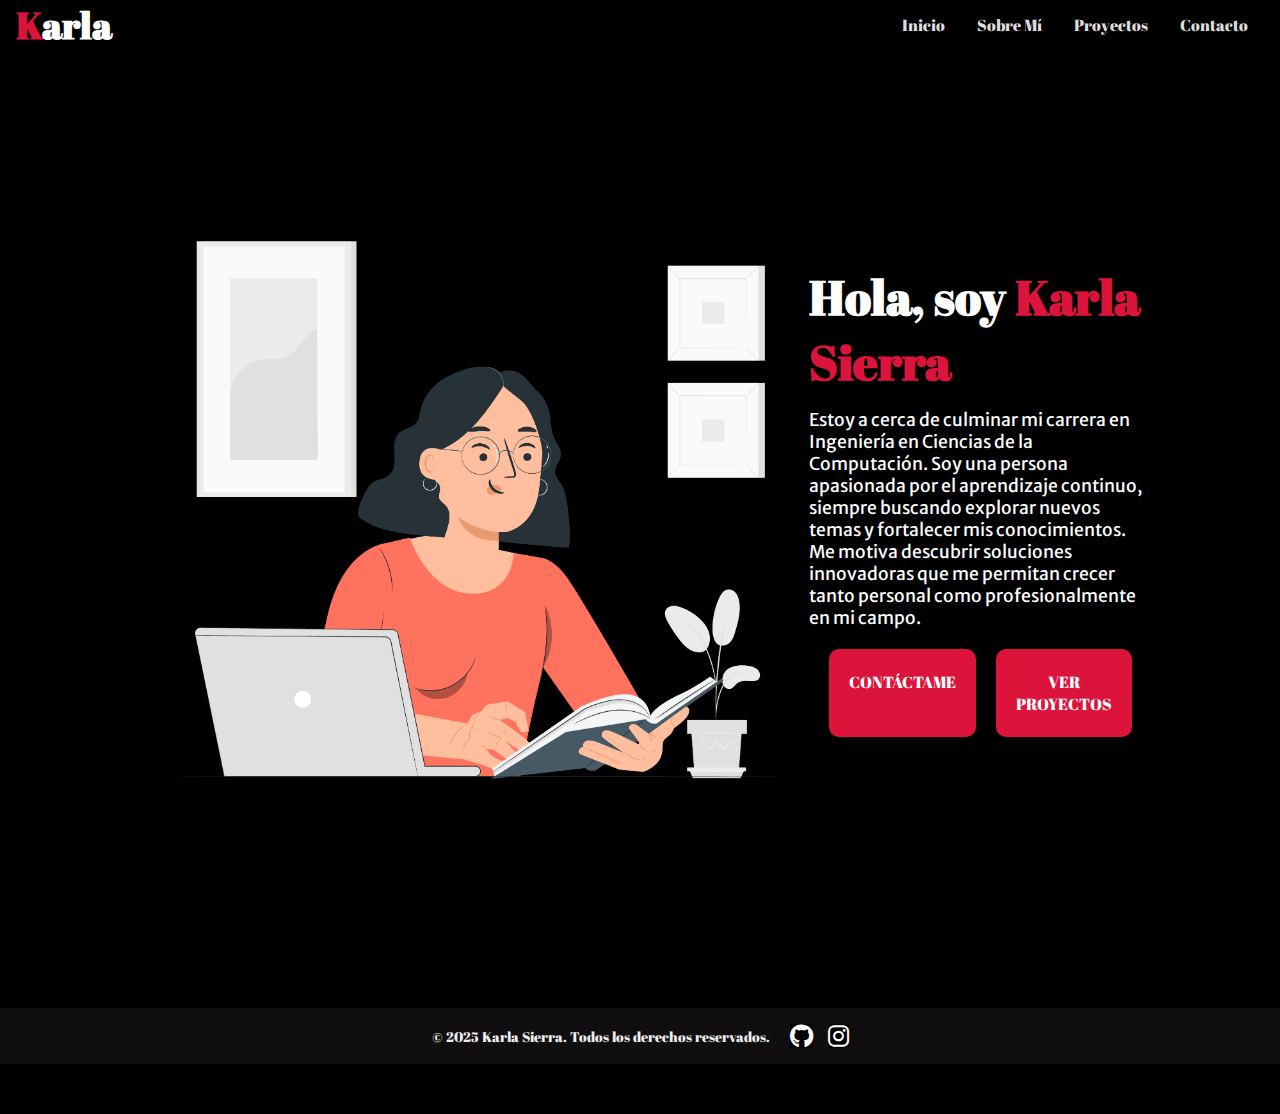
<file: index.html>
<!DOCTYPE html>
<html>
<head>
    <meta charset="UTF-8">
    <meta name="viewport" content="width=device-width, initial-scale=1.0">
    <title>Portafolio de Proyectos</title>
    <link rel="stylesheet" href="css/style.css">
    <link rel="stylesheet" href="css/index.css">
    <link href="https://cdnjs.cloudflare.com/ajax/libs/font-awesome/6.5.0/css/all.min.css" rel="stylesheet">
</head>
<body>
    <header>
        <h1 class="logo"><span>K</span>arla</h1>
        <nav>
            <ul>
                <li><a href="index.html">Inicio</a></li>
                <li><a href="pages/about.html">Sobre Mí</a></li>
                <li><a href="pages/proyectos.html">Proyectos</a></li>
                <li><a href="pages/contacto.html">Contacto</a></li>
            </ul>
        </nav>
    </header>

    <main>
       <section class="inicio">
            <img src="images/NPC.png" alt="Chica con Laptop">
            <div class="contenido">
                <h2>Hola, soy <span>Karla Sierra</span></h2>
                <p>Estoy a cerca de culminar mi carrera en Ingeniería en Ciencias de la Computación. Soy una persona apasionada por el aprendizaje continuo, siempre buscando explorar nuevos temas y fortalecer mis conocimientos. 
                Me motiva descubrir soluciones innovadoras que me permitan crecer tanto personal como profesionalmente en mi campo.</p>

                <div class="botones">
                    <a href="pages/contacto.html">Contáctame</a>
                    <a href="pages/proyectos.html">Ver Proyectos</a>
                </div>
            </div>
       </section>
    </main>

    <footer class="footer">
        <div class="container">
            <div class="copyright">
                <p>© 2025 Karla Sierra. Todos los derechos reservados.</p>
            </div>
            <div class="redes-sociales">
                <a href="https://github.com/Karla1119/Karla1119.git" target="_blank">
                    <i class="fa-brands fa-github"></i>
                </a>
                <a href="https://www.instagram.com/luciiia_sm19?igsh=MWZ2ZjB6YmE5aXEyYw==" target="_blank">
                    <i class="fa-brands fa-instagram"></i>
                </a>
            </div>
        </div>
    </footer>
    
    
</body>
</html>
</file>
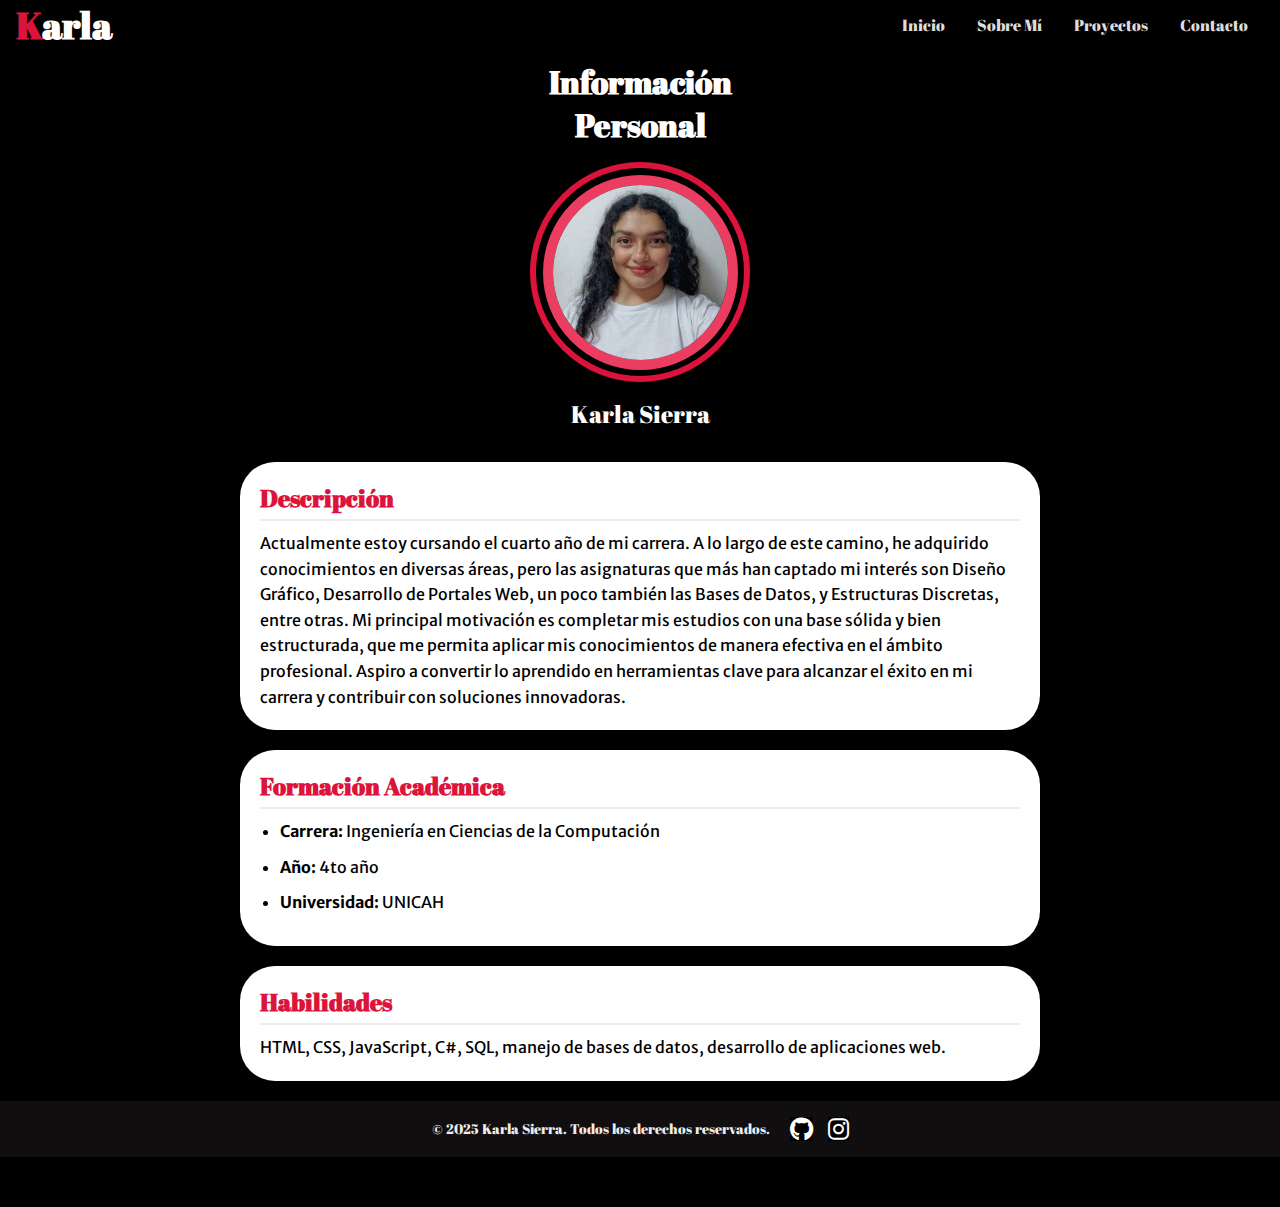
<file: pages/about.html>
<!DOCTYPE html>
<html>
<head>
    <meta charset="UTF-8">
    <meta name="viewport" content="width=device-width, initial-scale=1.0">
    <title>Sobre Mí</title>
    <link rel="stylesheet" href="../css/style.css">
    <link rel="stylesheet" href="../css/about.css">
    <link href="https://cdnjs.cloudflare.com/ajax/libs/font-awesome/6.5.0/css/all.min.css" rel="stylesheet">
</head>
<body>
    <header>
        <h1 class="logo"><span>K</span>arla</h1>
        <nav>
            <ul>
                <li><a href="../index.html">Inicio</a></li>
                <li><a href="about.html">Sobre Mí</a></li>
                <li><a href="proyectos.html">Proyectos</a></li>
                <li><a href="contacto.html">Contacto</a></li>
            </ul>
        </nav>
    </header>

    <main>
       <section class="info_about">
            <h1>Información </br> Personal</h1>
                <div class="foto-perfil">
                    <img src="../images/Selfie_Original.jpg" alt="Foto de Perfil">
                </div>
            <h3>Karla Sierra</h3>
       </section>

       <section class="card">
        <h2>Descripción</h2>
        <p>
            Actualmente estoy cursando el cuarto año de mi carrera. A lo largo de este camino, he adquirido conocimientos en diversas áreas, pero las asignaturas que más han captado mi interés son Diseño Gráfico, Desarrollo de Portales Web, un poco también las Bases de Datos, y Estructuras Discretas, entre otras.
            Mi principal motivación es completar mis estudios con una base sólida y bien estructurada, que me permita aplicar mis conocimientos de manera efectiva en el ámbito profesional. Aspiro a convertir lo aprendido en herramientas clave para alcanzar el éxito en mi carrera y contribuir con soluciones innovadoras.
        </p>
    </section>

    <section class="card">
        <h2>Formación Académica</h2>
        <p>
            <ul>
                <li><span>Carrera: </span>Ingeniería en Ciencias de la Computación</li>
                <li><span>Año: </span>4to año</li>
                <li><span>Universidad: </span>UNICAH</li>
            </ul>
        </p>
    </section>

    <section class="card">
        <h2>Habilidades</h2>
        <p>
            HTML, CSS, JavaScript, C#, SQL, manejo de bases de datos, desarrollo de aplicaciones web.
        </p>
    </section>
    </main>

    <footer class="footer">
        <div class="container">
            <div class="copyright">
                <p>© 2025 Karla Sierra. Todos los derechos reservados.</p>
            </div>
            <div class="redes-sociales">
                <a href="https://github.com/Karla1119/Karla1119.git" target="_blank">
                    <i class="fa-brands fa-github"></i>
                </a>
                <a href="https://www.instagram.com/luciiia_sm19?igsh=MWZ2ZjB6YmE5aXEyYw==" target="_blank">
                    <i class="fa-brands fa-instagram"></i>
                </a>
            </div>
        </div>
    </footer>
    
    
</body>
</html>
</file>
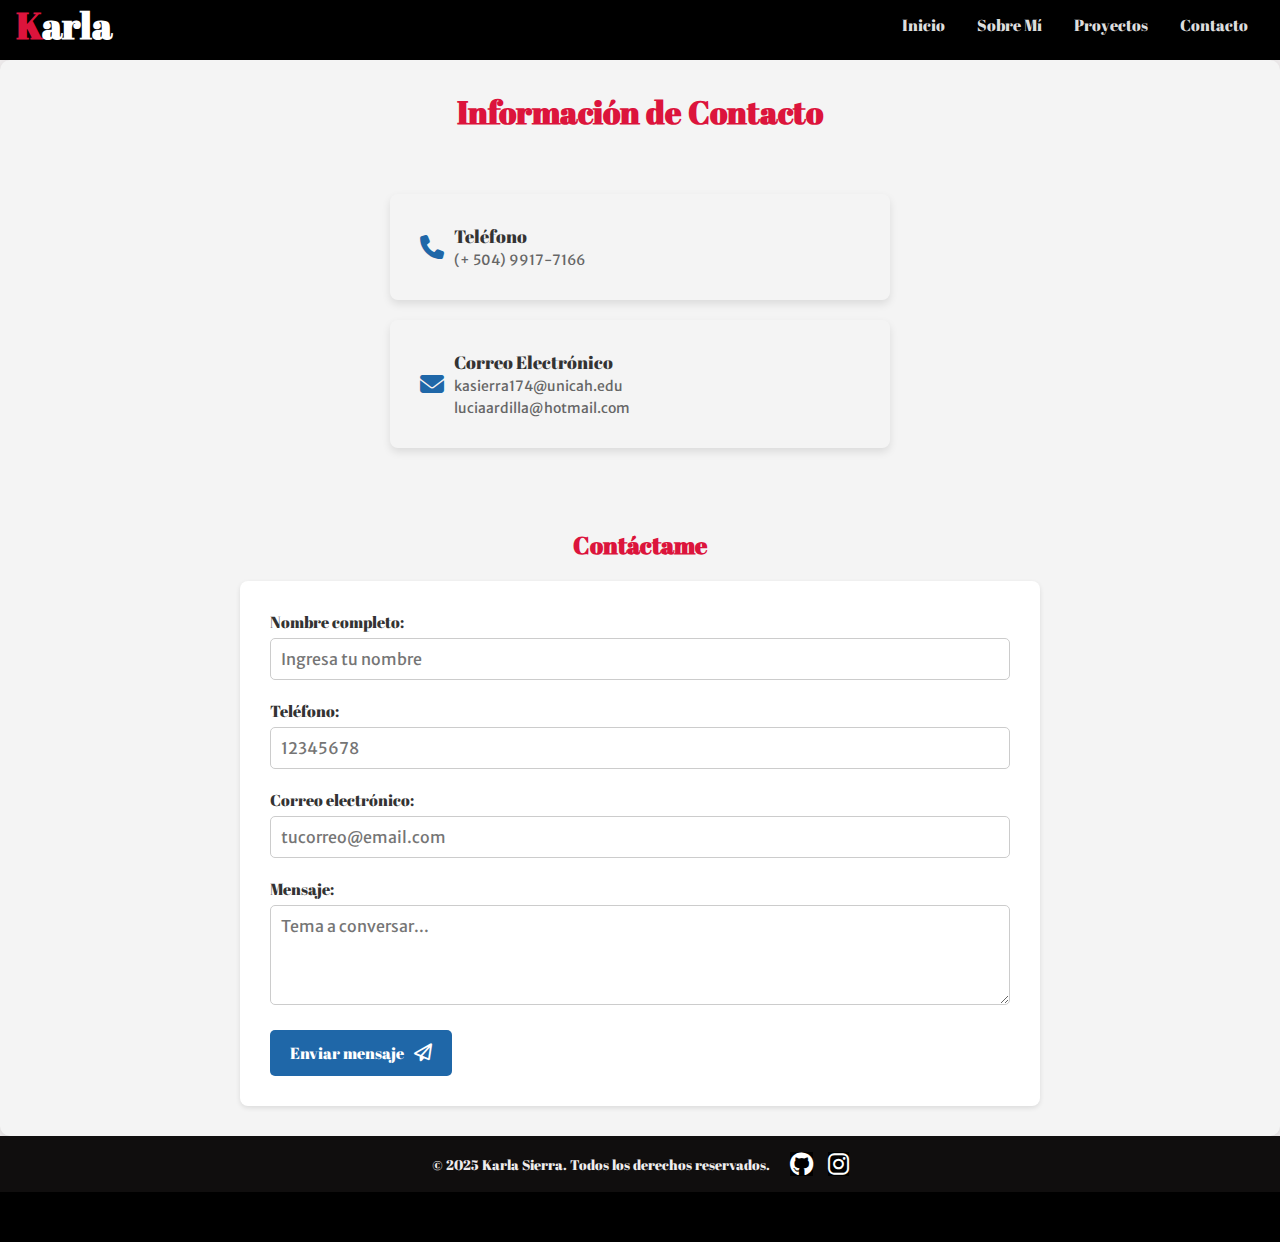
<file: pages/contacto.html>
<!DOCTYPE html>
<html>
<head>
    <meta charset="UTF-8">
    <meta name="viewport" content="width=device-width, initial-scale=1.0">
    <title>Contacto</title>
    <link rel="stylesheet" href="../css/style.css">
    <link rel="stylesheet" href="../css/contacto.css">
    <link href="https://cdnjs.cloudflare.com/ajax/libs/font-awesome/6.5.0/css/all.min.css" rel="stylesheet">
</head>
<body>
    <header>
        <h1 class="logo"><span>K</span>arla</h1>
        <nav>
            <ul>
                <li><a href="../index.html">Inicio</a></li>
                <li><a href="about.html">Sobre Mí</a></li>
                <li><a href="proyectos.html">Proyectos</a></li>
                <li><a href="contacto.html">Contacto</a></li>
            </ul>
        </nav>
    </header>

    <main>
       <section class="contacto">
            <h1>Información de Contacto</h1>
            <div class="container_contacto">
                <div class="info_contacto">
                    <i class="fa-solid fa-phone"></i>
                    <div class="datos_contacto">
                        <h3>Teléfono</h3>
                        <span>(+ 504) 9917-7166</span>
                    </div>
                </div>

                <div class="info_contacto">
                    <i class="fa-solid fa-envelope"></i>
                    <div class="datos_contacto">
                        <h3>Correo Electrónico</h3>
                        <span>kasierra174@unicah.edu</span></br>
                        <span>luciaardilla@hotmail.com</span>
                    </div>
                </div>

                <h2>Contáctame</h2>
                <form class="formularioCont" method="get">
                    <div class="form-group">
                        <div class="input-control">
                            <label for="name">Nombre completo:</label>
                            <input id="name" name="username" type="text" placeholder="Ingresa tu nombre">
                            <span class="error"></span>
                        </div>

                        <div class="input-control">
                            <label for="telefono">Teléfono:</label>
                            <input id="telefono" name="telefono" type="text" placeholder="12345678" >
                            <span class="error"></span>
                        </div>

                        <div class="input-control">
                            <label for="email">Correo electrónico:</label>
                            <input id="email" name="email" type="email" placeholder="tucorreo@email.com" >
                            <span class="error"></span>
                        </div>

                        <div class="input-control">
                            <label for="message">Mensaje:</label>
                            <textarea id="message" name="message"
                                placeholder="Tema a conversar..."></textarea>
                            <span class="error"></span>
                        </div>
                    </div>

                    <button type="submit" class="submit-button">
                        <span>Enviar mensaje</span>
                        <i class="fa-regular fa-paper-plane"></i>
                    </button>
                </form>
            </div>
       </section>
    </main>

    <footer class="footer">
        <div class="container">
            <div class="copyright">
                <p>© 2025 Karla Sierra. Todos los derechos reservados.</p>
            </div>
            <div class="redes-sociales">
                <a href="https://github.com/Karla1119/Karla1119.git" target="_blank">
                    <i class="fa-brands fa-github"></i>
                </a>
                <a href="https://www.instagram.com/luciiia_sm19?igsh=MWZ2ZjB6YmE5aXEyYw==" target="_blank">
                    <i class="fa-brands fa-instagram"></i>
                </a>
            </div>
        </div>
    </footer>
    
    
</body>
</html>
</file>
<file: css/style.css>
@import url('https://fonts.googleapis.com/css2?family=Abril+Fatface&family=Merriweather+Sans:ital,wght@0,300..800;1,300..800&display=swap');

*{
    font-family: 'Abril Fatface', 'Merriweather Sans',sans-serif;
    margin: 0;
    padding: 0;
    box-sizing: border-box;
    background-color: black;
}

body{
    position: relative;
    padding-bottom: 50px;
}

/*PARA MÓVIL*/
header {
    position: sticky;
    top: 0px;
    left: 0px;
    display: flex;
    flex-direction: column;
    justify-content: center;
    z-index: 900;
    margin-bottom: 10px;
    background-color: black;
}

header h1 {
    margin: 0px;
    margin-left:1rem;
    padding:0.5rem 1rem;
    text-align: center;
    font-size: 1.5rem;
}

header nav ul {
    display:flex;
    flex-direction: column;
    list-style: none;
    margin:0px;
    padding:0px;
}

header nav ul li a{
    display: block;
    padding: 0.75rem 1rem;
    text-decoration: none;
    color: #ddd;
    transition: background-color 1s ease;
    border-bottom: 1px solid #bbb;
}

header nav ul li a:hover{
    background-color: #eee;
    color:#333
}

.logo{
    font-size: 2.3rem;
    color: white;
    cursor: pointer;
}

.logo span{
    color: crimson;
}

.footer {
    width: 100%;
    text-align: center;
    font-size: 0.875rem;
    display: flex;
    flex-direction: column;
    justify-content: center;
    align-items: center;
    background-color: #100e0e;
    color: white;
    padding: 1rem;
    margin-top: auto; 
}

.footer .container {
    margin: 0 auto;
    display: flex;
    flex-direction: column;
    align-items: center;
    gap: 20px;
    background-color: #100e0e;
}

.redes-sociales i{
    display: flex; 
    gap: 15px; 
    background-color: transparent;
}

.redes-sociales a {
    color: white;
    font-size: 1.5rem;
    transition: transform 0.3s, color 0.3s;
    text-decoration: none; 
}

.redes-sociales a:hover {
    color: crimson;
    transform: scale(1.2); /* Efecto de zoom */
}

.copyright p{
    font-size: 0.9rem;
    color: #efeced;
    background-color: #100e0e;
}


/*PARA TABLET*/
@media (min-width:720px){
    header {
        flex-direction: row;
        justify-content: space-between;
        align-items: center;
    }

    header h1 {
        padding:0px;
        text-align: left;
    }

    header nav ul {
        flex-direction: row;
        margin-right: 1rem;
    }

    header nav ul li a{
        border:none;
    }

    .footer {
        font-size: 1rem;
        padding: 1rem 2rem;
        background-color: #100e0e;
        color: #efeced;
        
    }
    
    .footer .container {
        display: flex; 
        justify-content: space-between; 
        align-items: center;
        background-color: #100e0e; 
        flex-direction: row;
    }
    
    .redes-sociales {
        display: flex; 
        gap: 15px; 
        background-color: #100e0e;
    }
    
    .redes-sociales a {
        color: white;
        font-size: 1.5rem;
        transition: transform 0.3s, color 0.3s;
        text-decoration: none; 
    }
    
    .redes-sociales a:hover {
        color: crimson;
        transform: scale(1.2); /* Efecto de zoom */
    }
    
    .copyright {
        font-size: 0.9rem;
        color: #efeced;
        text-align: left;
    }
    
}
</file>
<file: css/index.css>
/*PARA MÓVIL*/
main {
    margin: 0;
    padding: 0;
    display: flex;
    flex-direction: column;
    justify-content: center;
    align-items: center;
    margin-bottom: 3rem;
}

.inicio {
    width: 100%;
    height: auto;
    display: flex;
    flex-direction: column;
    justify-content: center;
    align-items: center;
    padding: 10px;
}

.inicio img {
    width: 100%;  
    height: auto;
    object-fit: cover;  
}

.contenido {
    text-align: center;
    color: white;
    padding: 20px;
    
}

.contenido h2{
    font-size: 2rem;
}

.contenido h2 span{
    color: crimson;
}

.contenido p{
    font-family: 'Merriweather Sans', sans-serif;
    margin-top: 15px;
}

.botones {
    display: flex;
    gap: 20px; 
    padding: 20px;
}

.botones a {
    color: #fff;
    text-decoration: none; 
    padding: 10px 14px;
    background: crimson;
    border-radius: 10px;
    border: 2px solid crimson;
    font-weight: 150;
    text-transform: uppercase;
    transition: background-color 0.3s ease;
}

.botones a:hover {
    background-color: transparent;
    color: crimson;
}

/*PARA TABLET*/
@media (min-width: 720px) {
    .inicio {
        width: 100%;
        height: 100vh;
        display: flex;
        flex-direction: row;
        align-items: center;
        justify-content: space-between;
        padding: 30px 50px;
    }

    .inicio img {
        width: 50%; 
        height: auto;
        object-fit: cover;
    }

    .contenido {
        max-width: 500px;
        text-align: left;
        color: white;
    }

    .contenido h2 {
        font-size: 2.5rem;
    }

    .contenido p {
        font-size: 1.1rem;
    }

    .botones {
        display: flex;
        gap: 20px;
    }

    .botones a {
        color: #fff;
        text-decoration: none;
        padding: 15px 18px;
        background: crimson;
        border-radius: 10px;
        font-weight: 150;
        text-transform: uppercase;
        transition: background-color 0.3s ease;
    }

    .botones a:hover {
        background-color: transparent;
        color: crimson;
    }
}

/*PARA ESCRITORIOS (DESKTOP)*/
@media (min-width: 1024px) {
    .inicio {
        width: 80%;
        display: flex;
        flex-direction: row;
        justify-content: space-between;
    }

    .inicio img {
        width: 65%;
        height: auto;
        object-fit: cover;
    }

    .contenido {
        width: 50%;
        padding: 0 30px;
    }

    .contenido h2{
        font-size: 3rem;
    }

    .botones a {
        padding: 20px 18px;
        text-align: center;
    }
}
</file>
<file: css/about.css>
/*PARA MÓVIL*/

.info_about {
    display: flex;
    flex-direction: column;
    align-items: center; 
    justify-content: center; 
    gap: 1rem; 
    text-align: center;
    margin-bottom: 2rem;
    color: white;
}

.info_about h1 {
    font-size: 2rem;
    font-weight: bold;
    margin: 0;
}

.foto-perfil {
    width: 220px;
    height: 220px; 
    border: 6px solid crimson;
    border-radius: 50%;
    display: grid;
    place-items: center;
    transition: background-color 0.4s;
}

.foto-perfil img {
    width: 195px;
    height: 195px; 
    border: 10px solid rgb(235, 61, 96);
    border-radius: 50%;
    object-fit: cover; 
}

.info_about h3 {
    font-size: 1.5rem;
    font-weight: 500;
    margin: 0;
}

.card {
    background-color: #fff; 
    color: black;
    border-radius: 35px;
    margin: 20px auto;
    padding: 20px;
    max-width: 800px;
    transition: transform 0.2s ease;
}

.card:hover {
    transform: scale(1.02); /* Efecto de zoom al pasar el cursor */
}

.card h2 {
    font-size: 1.5rem;
    color: crimson; 
    margin-bottom: 10px;
    border-bottom: 2px solid #efeced; 
    padding-bottom: 5px;
    background-color: transparent;
}

.card p, .card ul {
    font-size: 1rem;
    line-height: 1.6;
    margin: 0;
    background-color: transparent;
    font-family: 'Merriweather Sans',sans-serif;
}

.card ul {
    padding-left: 20px;
}

.card li {
    margin-bottom: 10px;
    background-color: transparent;
    font-family: 'Merriweather Sans',sans-serif;
}

.card li span {
    font-weight: bold; 
    background-color: transparent;
    font-family: 'Merriweather Sans',sans-serif;
}
</file>
<file: css/contacto.css>
main {
    background-color: #efeced;
    min-height: 100vh;
}

/* Estilo general del formulario */
.contacto {
    background-color: #f4f4f4;
    padding: 30px;
    border-radius: 10px;
    box-shadow: 0 2px 10px rgba(0, 0, 0, 0.1);
}

.contacto h1, h2 {
    color: crimson;
    font-family: 'Abril Fatface',sans-serif;
    text-align: center;
    background-color: transparent;
}

.contacto h2{
    margin-top: 15%;
}

.container_contacto {
    display: flex;
    flex-direction: column;
    gap: 20px;
    background-color: transparent;
    align-items: center;
    margin-top: 8%;
}

.info_contacto {
    display: flex;
    align-items: center;
    gap: 10px;
    background-color: rgb(255, 255, 255);
    padding: 30px;
    border-radius: 8px;
    box-shadow: 0 4px 8px rgba(0, 0, 0, 0.1);
    max-width: 500px; 
    width: 90%;
}

.info_contacto i {
    font-size: 24px;
    color: #1f67a8;
    background-color: transparent;
}

.datos_contacto h3 {
    font-size: 18px;
    margin: 0;
    color: #333;
    background-color: transparent;
    font-weight: lighter;
}

.datos_contacto span {
    color: #666;
    font-size: 14px;
    background-color: transparent;
    font-family: 'Merriweather Sans',sans-serif;
}

.info_contacto, .datos_contacto, .formularioCont, .input-control {
    background-color: transparent; 
}


/* Estilo para el formulario */
.formularioCont {
    background-color: #ffffff;
    padding: 30px;
    border-radius: 8px;
    box-shadow: 0 2px 5px rgba(0, 0, 0, 0.1);
    max-width: 800px; 
    width: 90%;
}

.form-group {
    display: flex;
    flex-direction: column;
    gap: 15px;
    background-color: transparent;
}

.input-control {
    display: flex;
    flex-direction: column;
    font-family: 'Merriweather Sans',sans-serif;
}

.input-control label {
    font-size: 16px;
    color: #333;
    margin-bottom: 5px;
    background-color: transparent;
}

.input-control input, .input-control textarea {
    padding: 10px;
    border-radius: 5px;
    border: 1px solid #ccc;
    font-size: 16px;
    background-color: #ffffff; 
    color: #333;
    font-family: 'Merriweather Sans',sans-serif; 
}

.input-control input:focus, .input-control textarea:focus {
    outline: none;
    border-color: #1f67a8;
    background-color: #ffffff; 
}

textarea {
    resize: vertical;
    min-height: 100px;
}

.error {
    font-size: 12px;
    color: red;
    margin-top: 5px;
}

.submit-button {
    background-color: #1f67a8;
    color: white;
    border: none;
    padding: 12px 20px;
    font-size: 16px;
    border-radius: 5px;
    cursor: pointer;
    display: flex;
    align-items: center;
    justify-content: center;
    gap: 10px;
    margin-top: 20px;
    transition: background-color 0.3s;
}

.submit-button:hover {
    background-color: #155a87;
}

.submit-button span{
    background-color: transparent;
}

.submit-button i {
    font-size: 18px;
    background-color: transparent;
}

@media(min-width: 720px){
    .contacto h2{
        margin-top: 10%;
    }
}

@media(min-width: 1024px){
    .container_contacto {
        margin-top: 5%;
    }

    .contacto h2{
        margin-top: 5%;
    }
}
</file>
